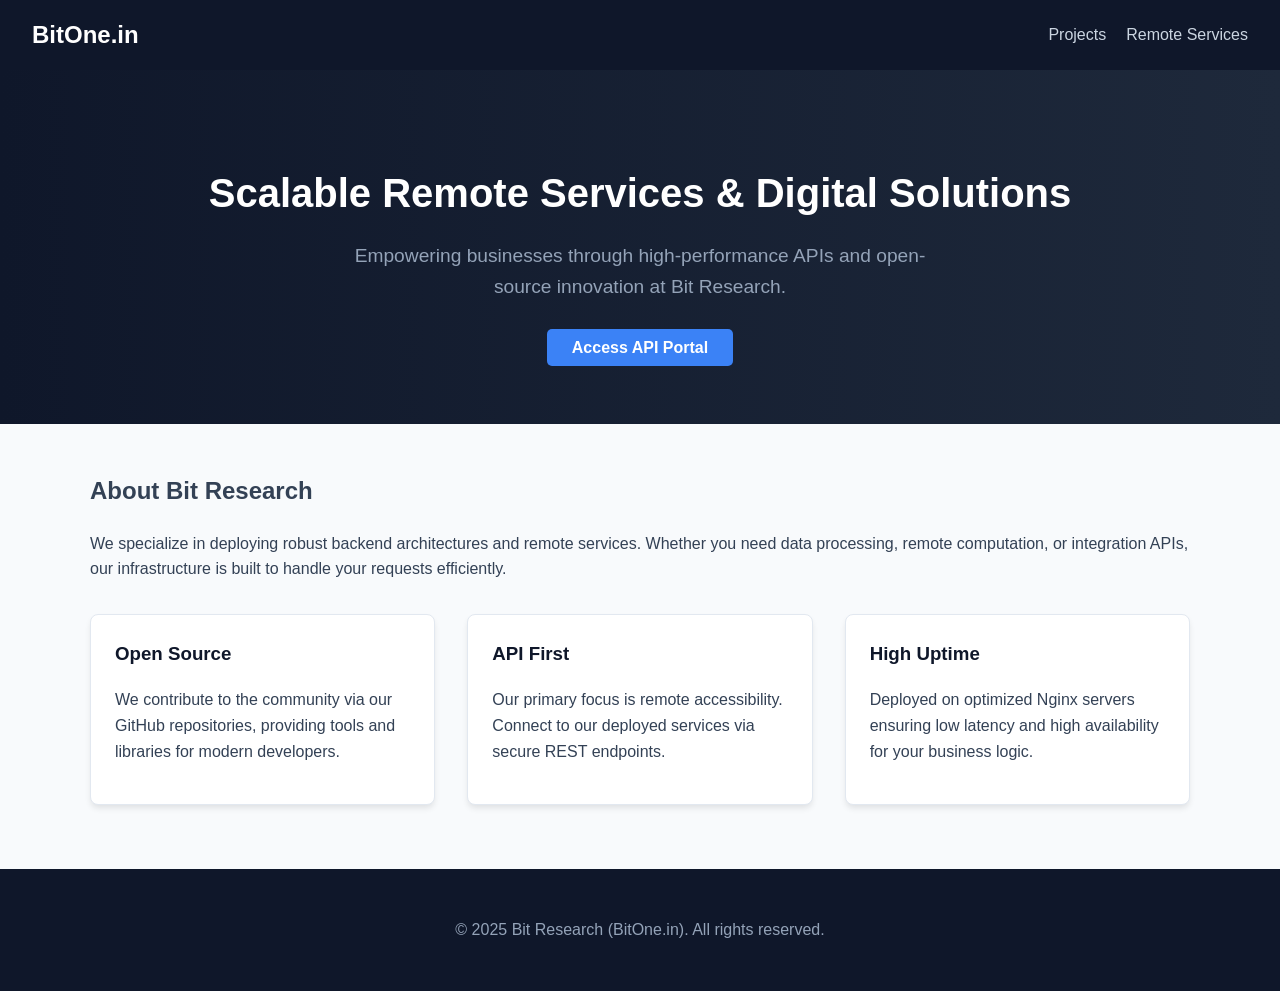
<file: main/index.html>
<!DOCTYPE html>
<html lang="en">
<head>
    <meta charset="UTF-8">
    <meta name="viewport" content="width=device-width, initial-scale=1.0">
    <title>BitOne.in | Bit Research Services</title>
    <link rel="stylesheet" href="style.css">
</head>
<body>

    <nav>
        <a href="index.html" class="brand">BitOne.in</a>
        <ul>
            <li><a href="projects.html">Projects</a></li>
            <li><a href="services.html">Remote Services</a></li>
        </ul>
    </nav>

    <div class="hero">
        <h1>Scalable Remote Services & Digital Solutions</h1>
        <p>Empowering businesses through high-performance APIs and open-source innovation at Bit Research.</p>
        <a href="services.html" class="btn">Access API Portal</a>
    </div>

    <div class="container">
        <h2>About Bit Research</h2>
        <p>We specialize in deploying robust backend architectures and remote services. Whether you need data processing, remote computation, or integration APIs, our infrastructure is built to handle your requests efficiently.</p>
        
        <div class="grid" style="margin-top: 2rem;">
            <div class="card">
                <h3>Open Source</h3>
                <p>We contribute to the community via our GitHub repositories, providing tools and libraries for modern developers.</p>
            </div>
            <div class="card">
                <h3>API First</h3>
                <p>Our primary focus is remote accessibility. Connect to our deployed services via secure REST endpoints.</p>
            </div>
            <div class="card">
                <h3>High Uptime</h3>
                <p>Deployed on optimized Nginx servers ensuring low latency and high availability for your business logic.</p>
            </div>
        </div>
    </div>

    <footer>
        <p>&copy; 2025 Bit Research (BitOne.in). All rights reserved.</p>
    </footer>

</body>
</html>
</file>
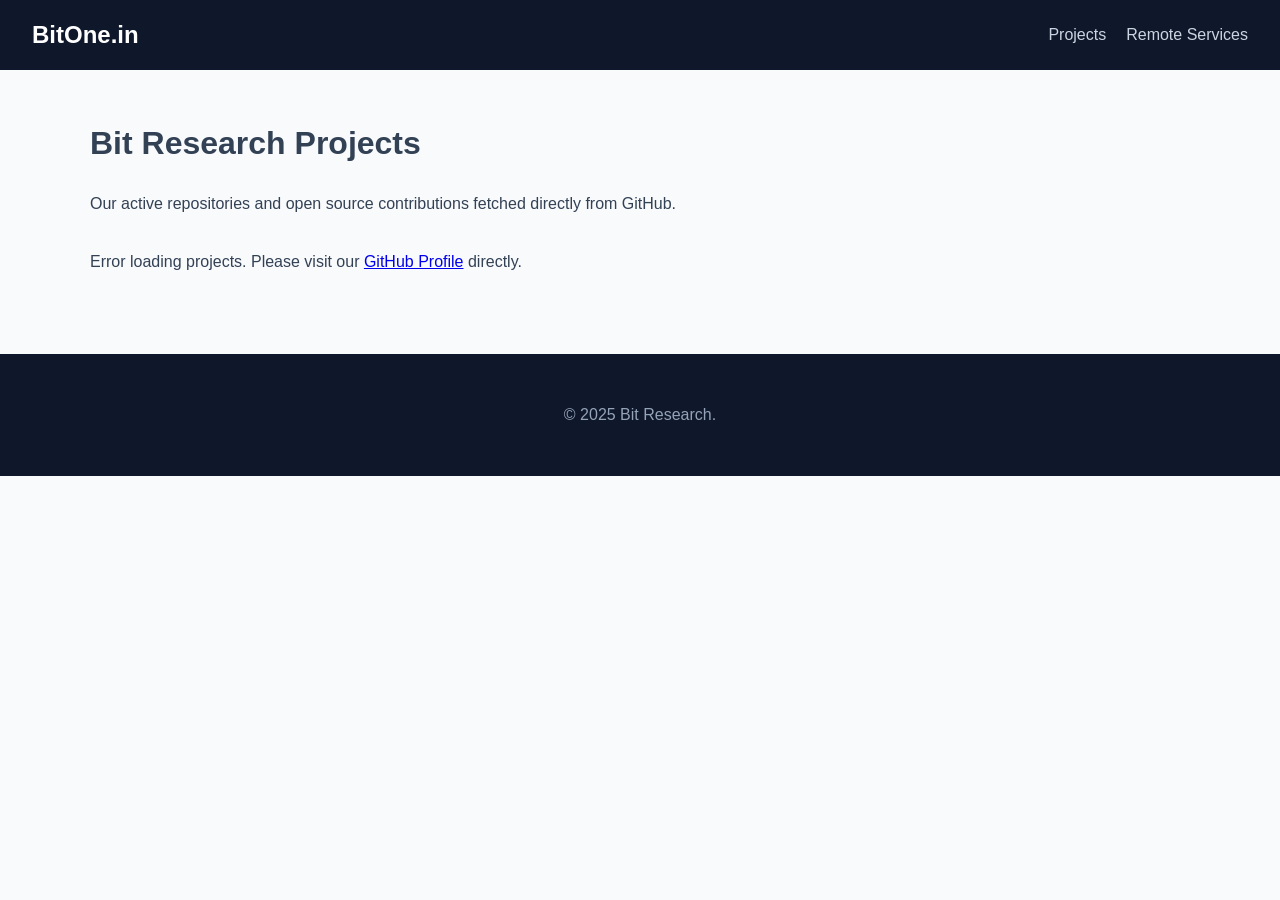
<file: main/projects.html>
<!DOCTYPE html>
<html lang="en">
<head>
    <meta charset="UTF-8">
    <meta name="viewport" content="width=device-width, initial-scale=1.0">
    <title>Projects | BitOne.in</title>
    <link rel="stylesheet" href="style.css">
</head>
<body>

    <nav>
        <a href="index.html" class="brand">BitOne.in</a>
        <ul>
            <li><a href="projects.html">Projects</a></li>
            <li><a href="services.html">Remote Services</a></li>
        </ul>
    </nav>

    <div class="container">
        <h1>Bit Research Projects</h1>
        <p>Our active repositories and open source contributions fetched directly from GitHub.</p>
        
        <div id="github-container" class="grid">
            <p>Loading projects...</p>
        </div>
    </div>

    <footer>
        <p>&copy; 2025 Bit Research.</p>
    </footer>

    <script src="script.js"></script>
</body>
</html>
</file>
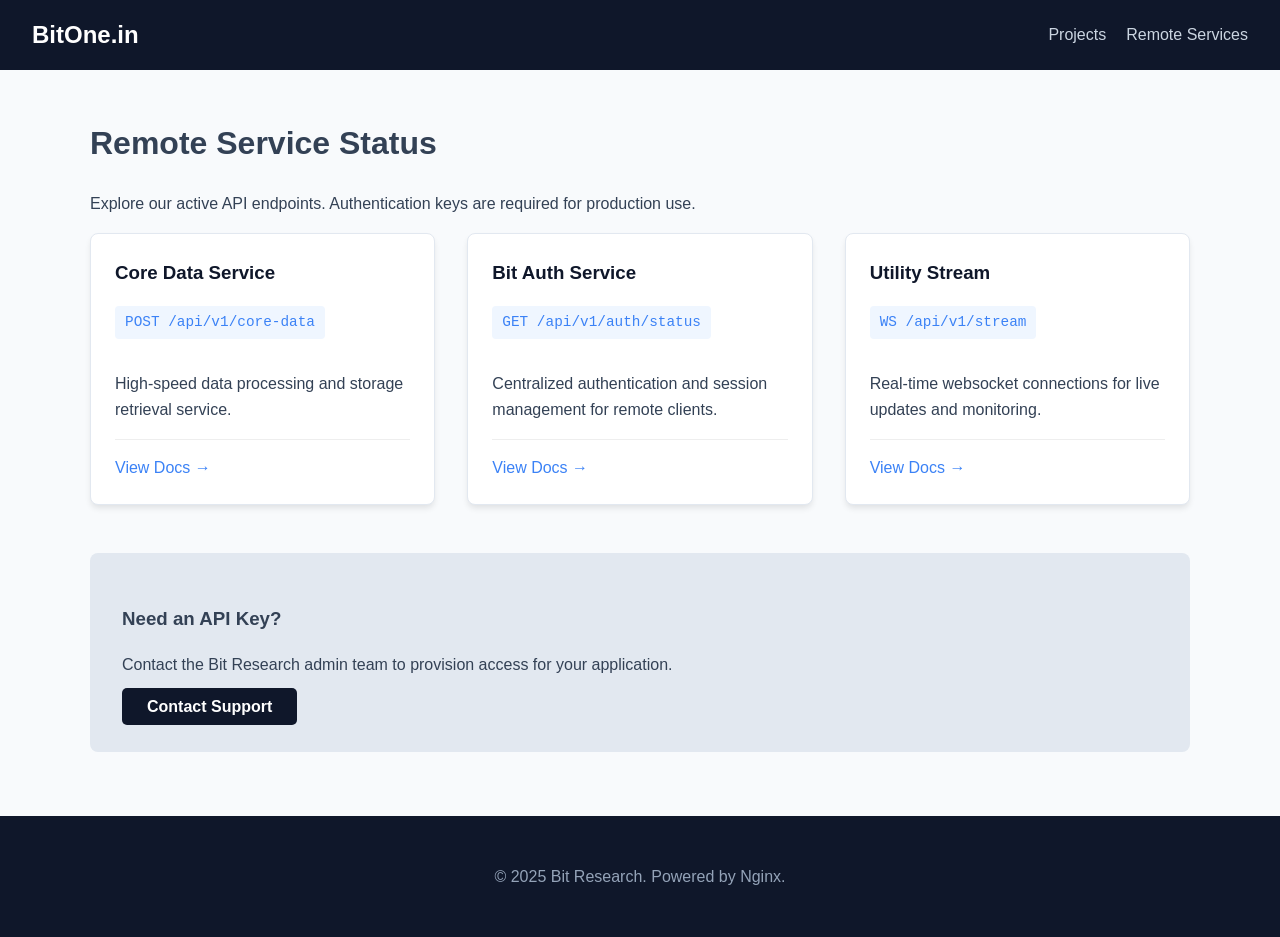
<file: main/services.html>
<!DOCTYPE html>
<html lang="en">
<head>
    <meta charset="UTF-8">
    <meta name="viewport" content="width=device-width, initial-scale=1.0">
    <title>Remote Services | BitOne.in</title>
    <link rel="stylesheet" href="style.css">
</head>
<body>

    <nav>
        <a href="index.html" class="brand">BitOne.in</a>
        <ul>
            <li><a href="projects.html">Projects</a></li>
            <li><a href="services.html">Remote Services</a></li>
        </ul>
    </nav>

    <div class="container">
        <h1>Remote Service Status</h1>
        <p>Explore our active API endpoints. Authentication keys are required for production use.</p>

        <div class="grid">
            <div class="card">
                <h3>Core Data Service</h3>
                <div class="endpoint">POST /api/v1/core-data</div>
                <p>High-speed data processing and storage retrieval service.</p>
                <hr style="border: 0; border-top: 1px solid #eee; margin: 15px 0;">
                <a href="/docs" style="color: var(--accent); text-decoration: none;">View Docs &rarr;</a>
            </div>

            <div class="card">
                <h3>Bit Auth Service</h3>
                <div class="endpoint">GET /api/v1/auth/status</div>
                <p>Centralized authentication and session management for remote clients.</p>
                <hr style="border: 0; border-top: 1px solid #eee; margin: 15px 0;">
                <a href="/docs" style="color: var(--accent); text-decoration: none;">View Docs &rarr;</a>
            </div>

            <div class="card">
                <h3>Utility Stream</h3>
                <div class="endpoint">WS /api/v1/stream</div>
                <p>Real-time websocket connections for live updates and monitoring.</p>
                <hr style="border: 0; border-top: 1px solid #eee; margin: 15px 0;">
                <a href="/docs" style="color: var(--accent); text-decoration: none;">View Docs &rarr;</a>
            </div>
        </div>
        
        <div style="margin-top: 3rem; background: #e2e8f0; padding: 2rem; border-radius: 8px;">
            <h3>Need an API Key?</h3>
            <p>Contact the Bit Research admin team to provision access for your application.</p>
            <a href="mailto:admin@bitone.in" class="btn" style="background: var(--primary);">Contact Support</a>
        </div>
    </div>

    <footer>
        <p>&copy; 2025 Bit Research. Powered by Nginx.</p>
    </footer>

</body>
</html>
</file>
<file: main/style.css>
/* style.css */
:root {
    --primary: #0f172a; /* Dark Navy */
    --accent: #3b82f6;  /* Tech Blue */
    --light: #f8fafc;
    --text: #334155;
    --border: #e2e8f0;
}

body {
    font-family: 'Segoe UI', Tahoma, Geneva, Verdana, sans-serif;
    margin: 0;
    padding: 0;
    color: var(--text);
    background-color: var(--light);
    line-height: 1.6;
}

/* Navigation */
nav {
    background: var(--primary);
    color: white;
    padding: 1rem 2rem;
    display: flex;
    justify-content: space-between;
    align-items: center;
}

nav .brand { font-size: 1.5rem; font-weight: bold; color: white; text-decoration: none; }
nav ul { list-style: none; display: flex; gap: 20px; margin: 0; padding: 0; }
nav a { color: #cbd5e1; text-decoration: none; transition: color 0.3s; }
nav a:hover { color: var(--accent); }

/* Hero Section */
.hero {
    background: linear-gradient(to right, #0f172a, #1e293b);
    color: white;
    padding: 4rem 2rem;
    text-align: center;
}
.hero h1 { font-size: 2.5rem; margin-bottom: 1rem; }
.hero p { font-size: 1.2rem; max-width: 600px; margin: 0 auto 2rem; color: #94a3b8; }
.btn {
    background: var(--accent);
    color: white;
    padding: 10px 25px;
    text-decoration: none;
    border-radius: 5px;
    font-weight: bold;
}
.btn:hover { opacity: 0.9; }

/* Content Containers */
.container {
    max-width: 1100px;
    margin: 3rem auto;
    padding: 0 2rem;
}

/* Grid Layouts */
.grid {
    display: grid;
    grid-template-columns: repeat(auto-fit, minmax(300px, 1fr));
    gap: 2rem;
}

/* Cards (Projects & Services) */
.card {
    background: white;
    border: 1px solid var(--border);
    border-radius: 8px;
    padding: 1.5rem;
    box-shadow: 0 4px 6px -1px rgba(0, 0, 0, 0.1);
    transition: transform 0.2s;
}
.card:hover { transform: translateY(-5px); }
.card h3 { color: var(--primary); margin-top: 0; }
.endpoint {
    background: #eff6ff;
    color: var(--accent);
    padding: 5px 10px;
    border-radius: 4px;
    font-family: monospace;
    font-size: 0.9rem;
    display: inline-block;
    margin-bottom: 1rem;
}

/* Footer */
footer {
    background: var(--primary);
    color: #94a3b8;
    text-align: center;
    padding: 2rem;
    margin-top: 4rem;
}
</file>
